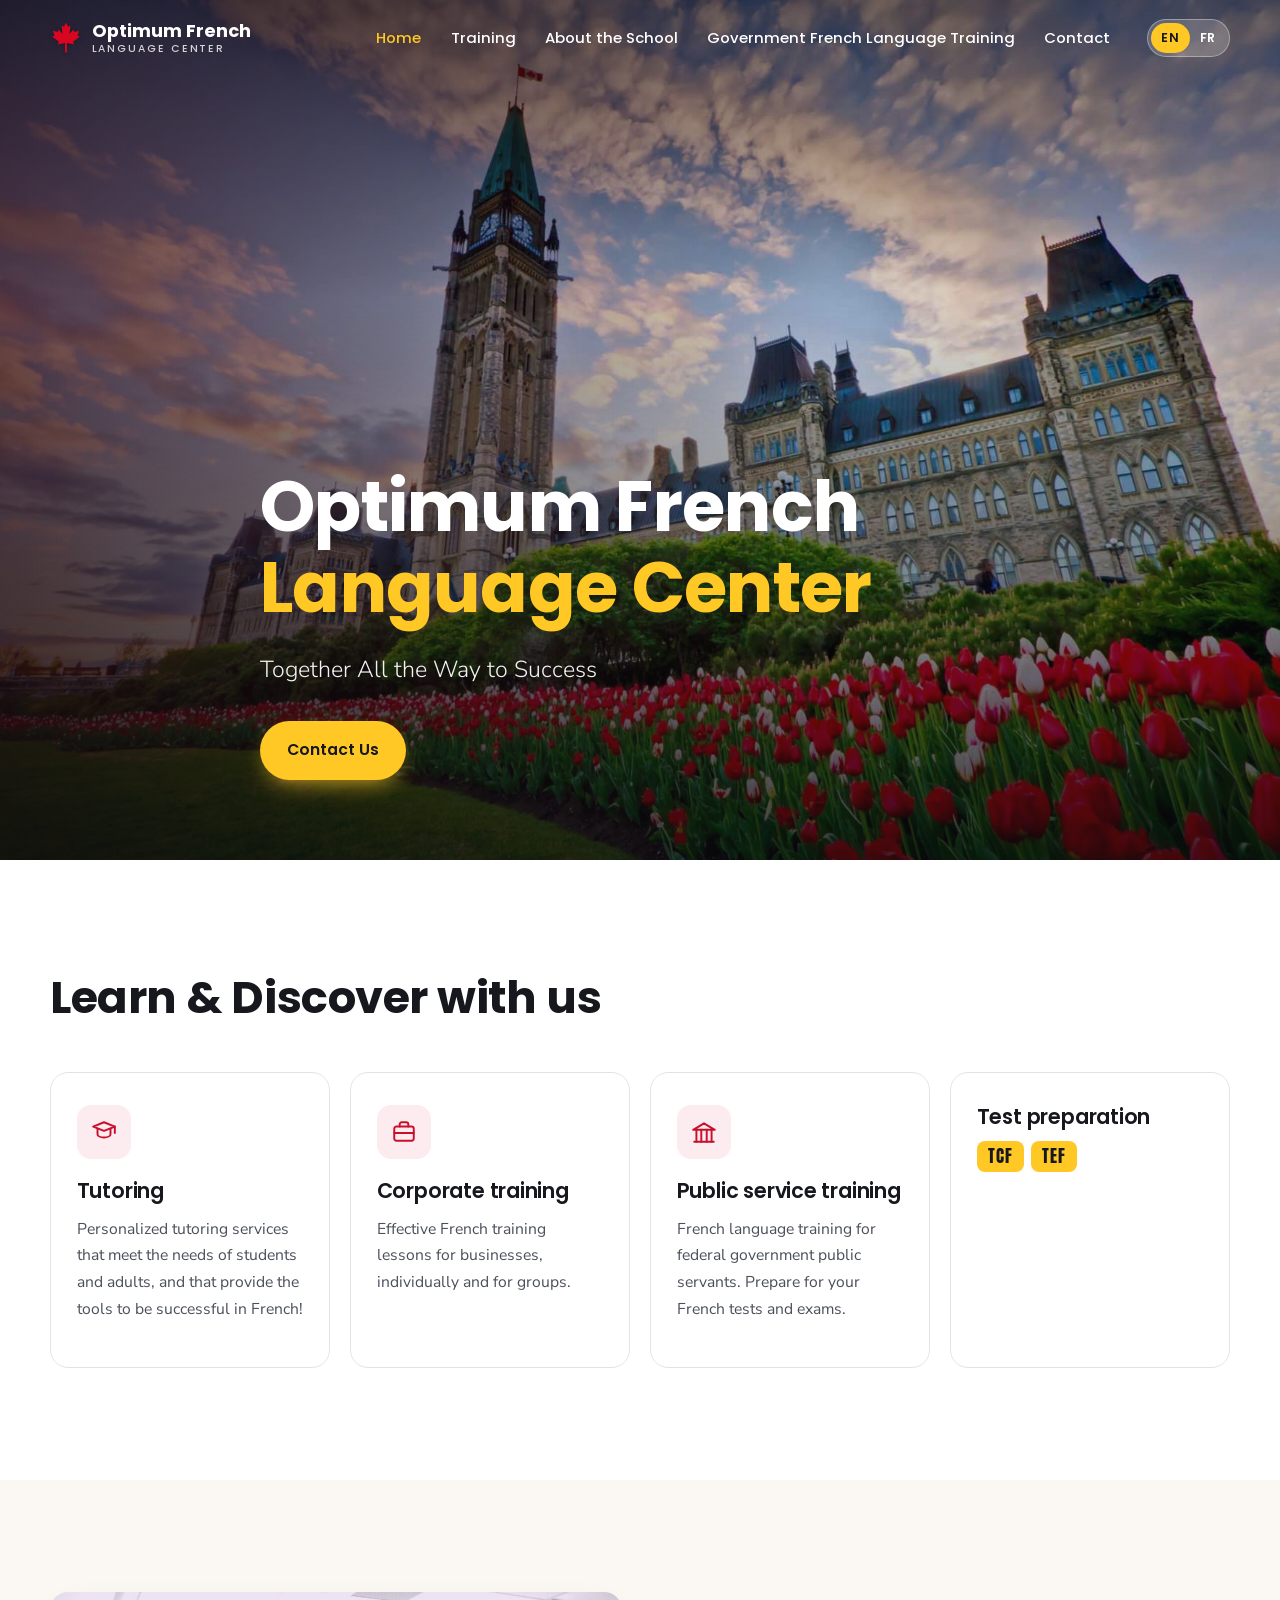
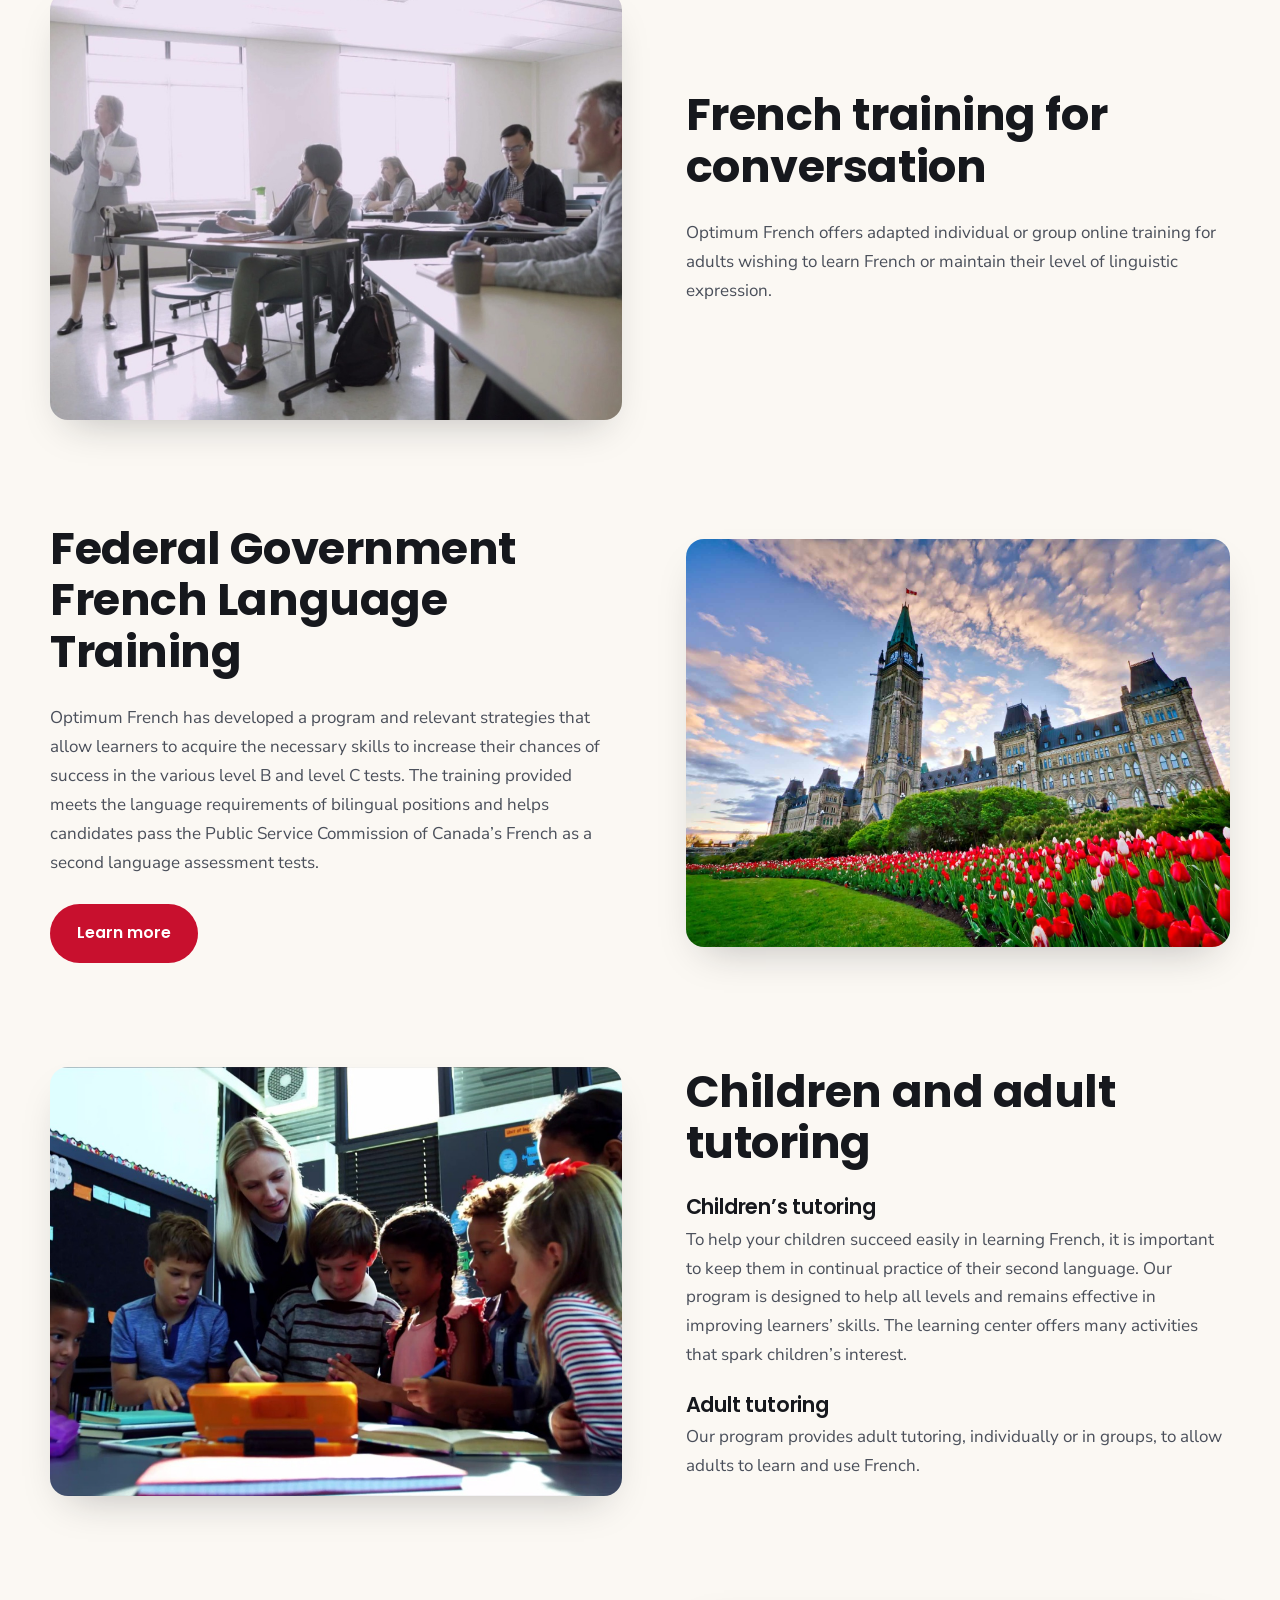
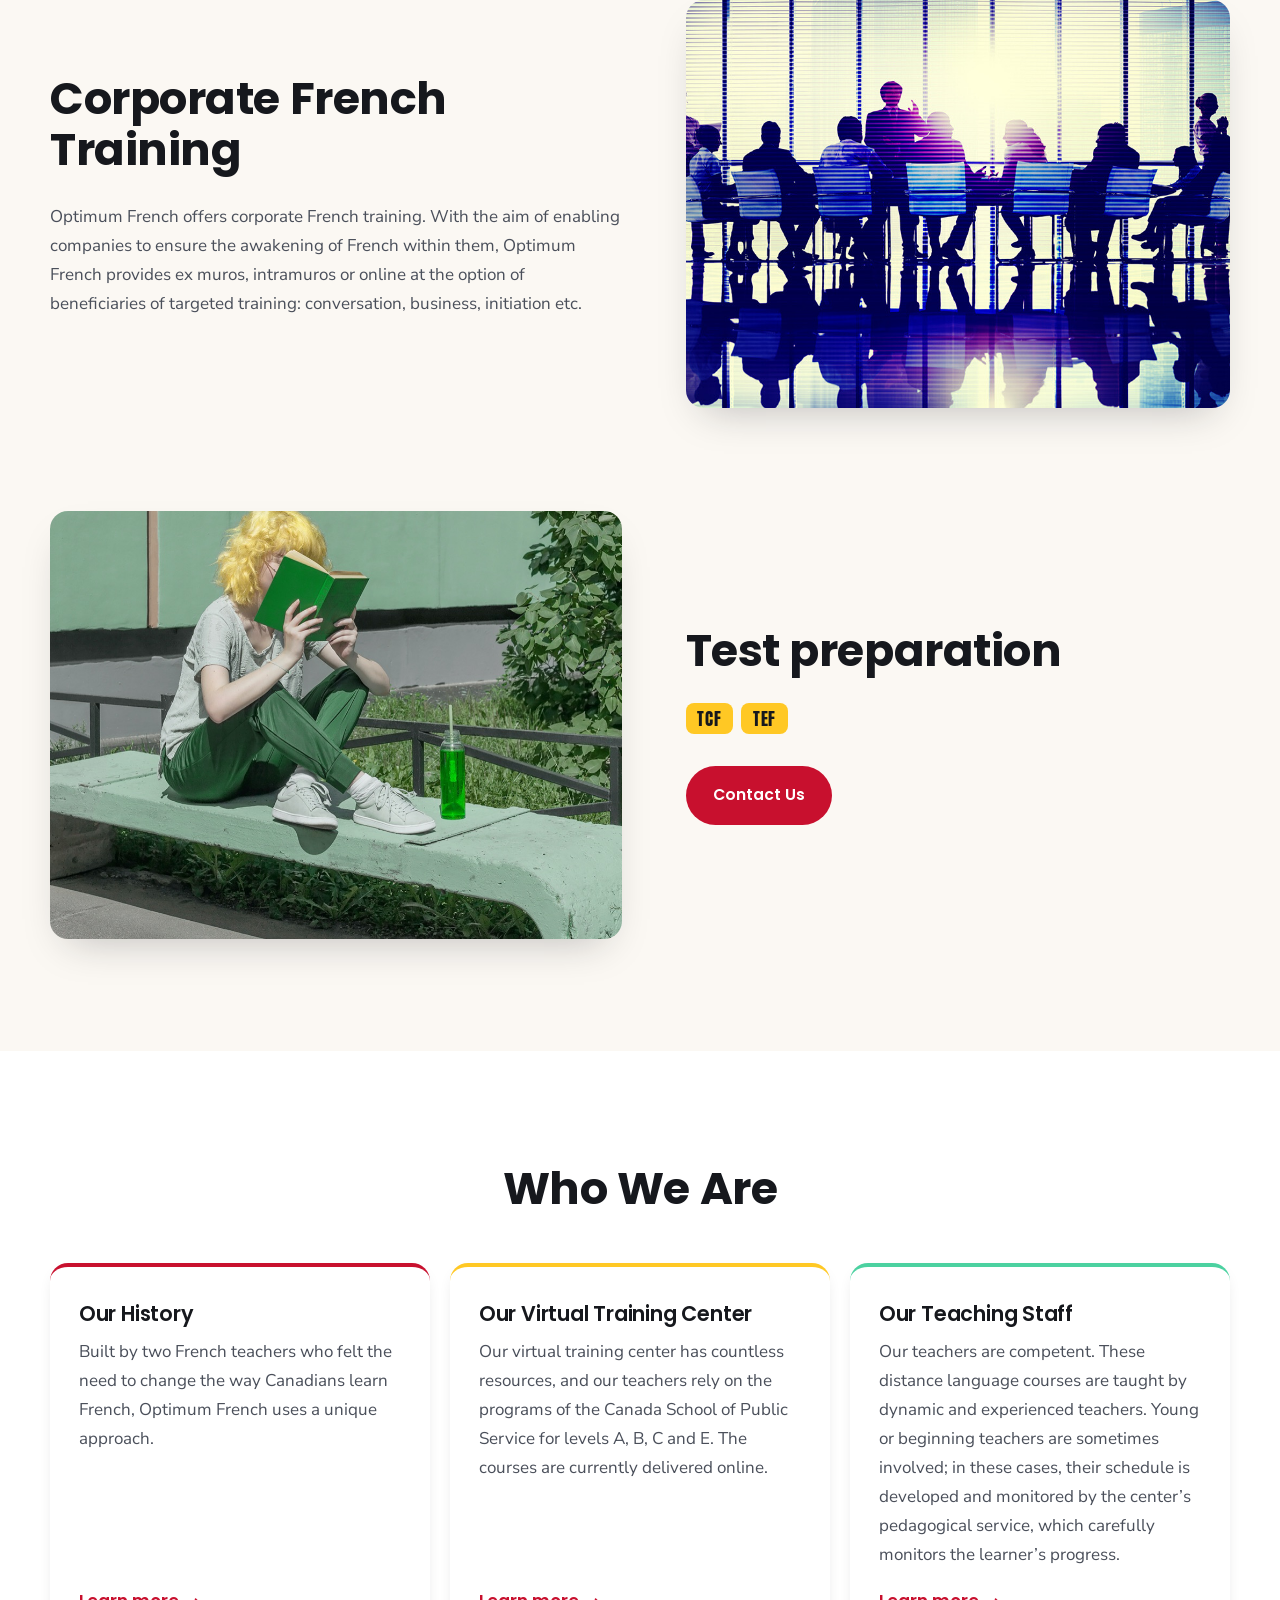
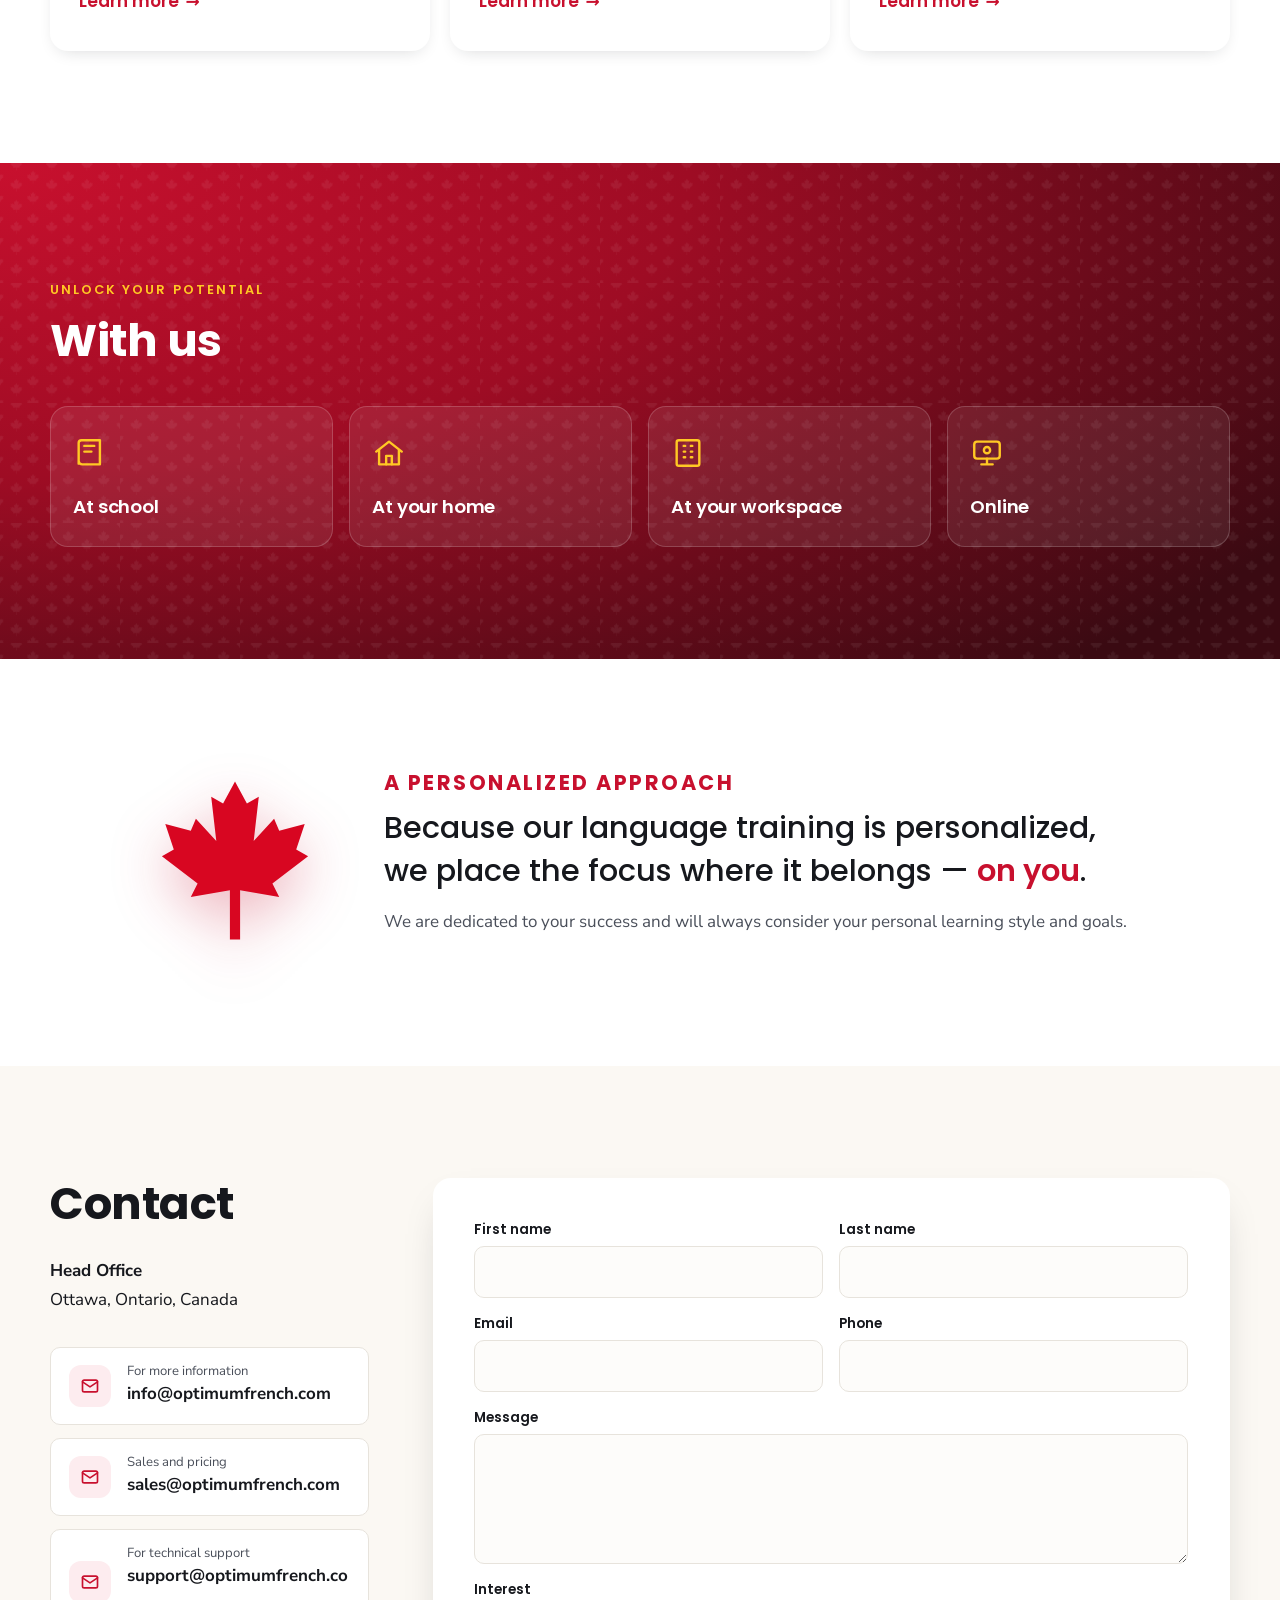
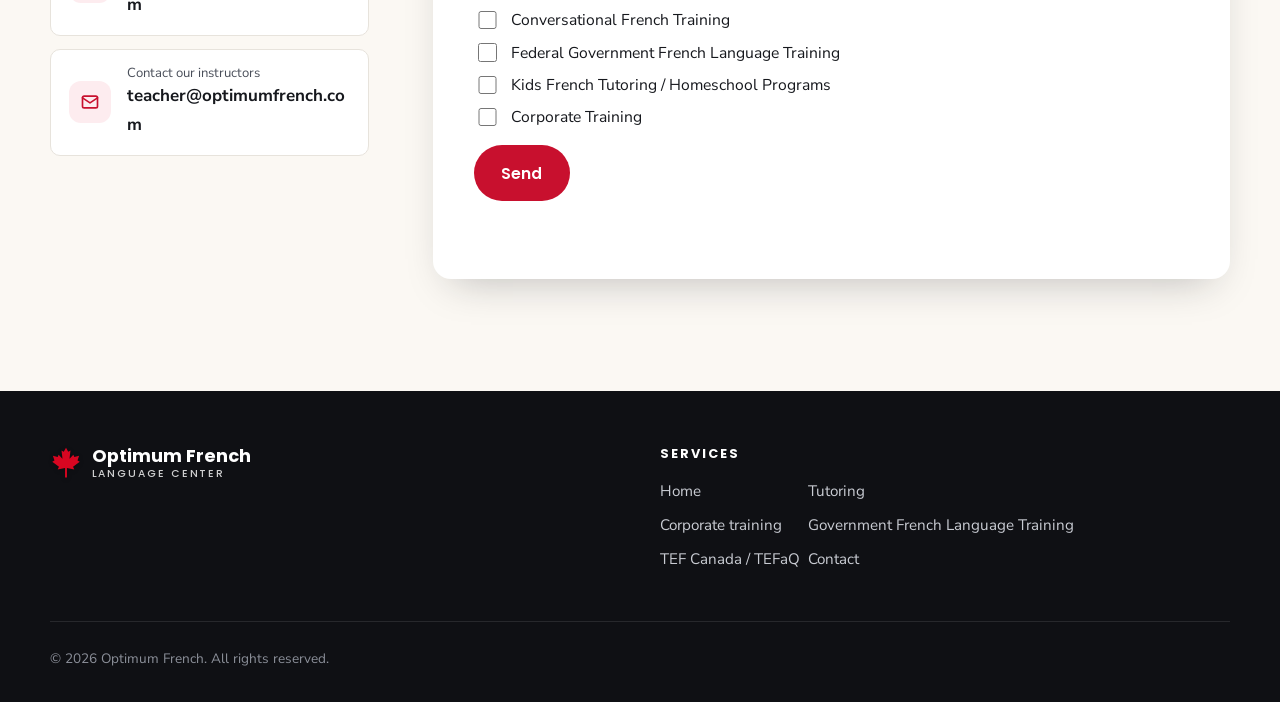
<file: index.html>
<!doctype html>
<html lang="en-CA" class="no-js">
<head>
  <meta charset="utf-8">
  <meta name="viewport" content="width=device-width, initial-scale=1">
  <title>Training French | Optimum French Canada</title>
  <meta name="description" content="Optimum French Language Center — tutoring, corporate training, federal public service training and TCF/TEF test preparation.">
  <meta property="og:title" content="Optimum French Language Center">
  <meta property="og:image" content="assets/img/parliament.jpg">
  <meta name="theme-color" content="#c8102e">
  <link rel="icon" href="assets/img/maple-leaf.svg" type="image/svg+xml">
  <link rel="preconnect" href="https://fonts.googleapis.com">
  <link rel="preconnect" href="https://fonts.gstatic.com" crossorigin>
  <link href="https://fonts.googleapis.com/css2?family=Anton&family=Nunito+Sans:opsz,wght@6..12,300;6..12,400;6..12,700&family=Poppins:wght@300;500;600;700&display=swap" rel="stylesheet">
  <link rel="stylesheet" href="assets/css/style.css">
  <link rel="preload" as="image" href="assets/img/parliament.jpg">
</head>
<body data-page="home" data-title="meta.home.title" data-description="meta.home.desc">
  <header class="site-header"></header>

  <main id="main">
    <!-- Hero -->
    <section class="hero">
      <div class="hero-bg"><img src="assets/img/parliament.jpg" alt="" fetchpriority="high"></div>
      <div class="wrap hero-content">
        <h1 data-i18n="home.hero.title">Optimum French <em>Language Center</em></h1>
        <p class="hero-lead" data-i18n="home.hero.lead">Together All the Way to Success</p>
        <div class="hero-actions">
          <a class="btn btn-gold" href="#contact" data-i18n="cta.contact">Contact Us</a>
        </div>
      </div>
    </section>

    <!-- Learn & Discover -->
    <section class="section" id="services">
      <div class="wrap">
        <div class="section-head reveal">
          <h2 data-i18n="svc.title">Learn &amp; Discover with us</h2>
        </div>
        <div class="cards">
          <a class="card reveal" href="#tutoring">
            <span class="icon"><svg viewBox="0 0 24 24" fill="none" stroke="currentColor" stroke-width="1.8" stroke-linecap="round" stroke-linejoin="round"><path d="M2 7l10-4 10 4-10 4L2 7z"/><path d="M6 9v5c0 1.7 2.7 3 6 3s6-1.3 6-3V9"/><path d="M22 7v6"/></svg></span>
            <h3 data-i18n="svc.tutoring.title">Tutoring</h3>
            <p data-i18n="svc.tutoring.text"></p>
          </a>
          <a class="card reveal" href="#corporate">
            <span class="icon"><svg viewBox="0 0 24 24" fill="none" stroke="currentColor" stroke-width="1.8" stroke-linecap="round" stroke-linejoin="round"><rect x="3" y="7" width="18" height="13" rx="2"/><path d="M8 7V5a2 2 0 012-2h4a2 2 0 012 2v2"/><path d="M3 13h18"/></svg></span>
            <h3 data-i18n="svc.corporate.title">Corporate training</h3>
            <p data-i18n="svc.corporate.text"></p>
          </a>
          <a class="card reveal" href="government.html">
            <span class="icon"><svg viewBox="0 0 24 24" fill="none" stroke="currentColor" stroke-width="1.8" stroke-linecap="round" stroke-linejoin="round"><path d="M3 21h18"/><path d="M5 21V10M9.5 21V10M14.5 21V10M19 21V10"/><path d="M2 10l10-6 10 6H2z"/></svg></span>
            <h3 data-i18n="svc.public.title">Public service training</h3>
            <p data-i18n="svc.public.text"></p>
          </a>
          <a class="card reveal" href="training.html">
            <h3 data-i18n="svc.tests.title">Test preparation</h3>
            <div class="tags"><span class="tag">TCF</span><span class="tag">TEF</span></div>
          </a>
        </div>
      </div>
    </section>

    <!-- Programs -->
    <section class="section section-cream">
      <div class="wrap">
        <div class="feature reveal">
          <div class="feature-media"><img src="assets/img/adult-class.jpg" alt="" loading="lazy"></div>
          <div class="feature-body">
            <h2 data-i18n="feat.conv.title">French training for conversation</h2>
            <p data-i18n="feat.conv.text"></p>
          </div>
        </div>

        <div class="feature reverse reveal">
          <div class="feature-media"><img src="assets/img/parliament.jpg" alt="" loading="lazy"></div>
          <div class="feature-body">
            <h2 data-i18n="feat.gov.title">Federal Government French Language Training</h2>
            <p data-i18n="feat.gov.text"></p>
            <a class="btn btn-red" href="government.html" data-i18n="cta.learn">Learn more</a>
          </div>
        </div>

        <div class="feature reveal" id="tutoring">
          <div class="feature-media"><img src="assets/img/kids-tutoring.jpg" alt="" loading="lazy"></div>
          <div class="feature-body">
            <h2 data-i18n="feat.kids.title">Children and adult tutoring</h2>
            <h3 data-i18n="feat.kids.h1">Children’s tutoring</h3>
            <p data-i18n="feat.kids.t1"></p>
            <h3 data-i18n="feat.kids.h2">Adult tutoring</h3>
            <p data-i18n="feat.kids.t2"></p>
          </div>
        </div>

        <div class="feature reverse reveal" id="corporate">
          <div class="feature-media"><img src="assets/img/corporate.jpg" alt="" loading="lazy"></div>
          <div class="feature-body">
            <h2 data-i18n="feat.corp.title">Corporate French Training</h2>
            <p data-i18n="feat.corp.text"></p>
          </div>
        </div>

        <div class="feature reveal">
          <div class="feature-media"><img src="assets/img/reading.jpg" alt="" loading="lazy"></div>
          <div class="feature-body">
            <h2 data-i18n="feat.tests.title">Test preparation</h2>
            <div class="test-links">
              <a class="tag" href="training.html#tcf">TCF</a>
              <a class="tag" href="training.html#tef">TEF</a>
            </div>
            <a class="btn btn-red" href="#contact" data-i18n="cta.contact">Contact Us</a>
          </div>
        </div>
      </div>
    </section>

    <!-- Who we are -->
    <section class="section">
      <div class="wrap">
        <div class="section-head center reveal">
          <h2 data-i18n="who.title">Who We Are</h2>
        </div>
        <div class="about-grid">
          <article class="about-card reveal">
            <h3 data-i18n="about.history.title">Our History</h3>
            <p data-i18n="about.history.short"></p>
            <a class="link-arrow" href="about.html#history" data-i18n="cta.learn">Learn more</a>
          </article>
          <article class="about-card reveal">
            <h3 data-i18n="about.virtual.title">Our Virtual Training Center</h3>
            <p data-i18n="about.virtual.short"></p>
            <a class="link-arrow" href="about.html#virtual" data-i18n="cta.learn">Learn more</a>
          </article>
          <article class="about-card reveal">
            <h3 data-i18n="about.staff.title">Our Teaching Staff</h3>
            <p data-i18n="about.staff.short"></p>
            <a class="link-arrow" href="about.html#staff" data-i18n="cta.learn">Learn more</a>
          </article>
        </div>
      </div>
    </section>

    <!-- Unlock your potential -->
    <section class="section band">
      <div class="wrap">
        <div class="reveal">
          <span class="eyebrow on-dark" data-i18n="where.eyebrow">Unlock your potential</span>
          <h2 data-i18n="where.title">With us</h2>
        </div>
        <div class="where-grid">
          <div class="where reveal">
            <svg viewBox="0 0 24 24" fill="none" stroke="currentColor" stroke-width="1.7" stroke-linecap="round" stroke-linejoin="round"><path d="M4 19.5V5a2 2 0 012-2h13v17H6.5A2.5 2.5 0 014 17.5"/><path d="M8 7h7M8 11h5"/></svg>
            <h3 data-i18n="where.school">At school</h3>
          </div>
          <div class="where reveal">
            <svg viewBox="0 0 24 24" fill="none" stroke="currentColor" stroke-width="1.7" stroke-linecap="round" stroke-linejoin="round"><path d="M3 11l9-7 9 7"/><path d="M5 10v10h14V10"/><path d="M10 20v-6h4v6"/></svg>
            <h3 data-i18n="where.home">At your home</h3>
          </div>
          <div class="where reveal">
            <svg viewBox="0 0 24 24" fill="none" stroke="currentColor" stroke-width="1.7" stroke-linecap="round" stroke-linejoin="round"><rect x="4" y="3" width="16" height="18" rx="1.5"/><path d="M9 7h1M14 7h1M9 11h1M14 11h1M9 15h1M14 15h1"/></svg>
            <h3 data-i18n="where.work">At your workspace</h3>
          </div>
          <div class="where reveal">
            <svg viewBox="0 0 24 24" fill="none" stroke="currentColor" stroke-width="1.7" stroke-linecap="round" stroke-linejoin="round"><rect x="3" y="4" width="18" height="12" rx="2"/><path d="M8 20h8M12 16v4"/><circle cx="12" cy="10" r="2.2"/></svg>
            <h3 data-i18n="where.online">Online</h3>
          </div>
        </div>
      </div>
    </section>

    <!-- A personalized approach -->
    <section class="section">
      <div class="wrap">
        <div class="approach reveal">
          <img src="assets/img/maple-leaf.svg" alt="" width="180" height="180" loading="lazy">
          <div>
            <h2 data-i18n="approach.title">A personalized approach</h2>
            <blockquote data-i18n="approach.quote"></blockquote>
            <p data-i18n="approach.text"></p>
          </div>
        </div>
      </div>
    </section>
  </main>

  <footer class="site-footer"></footer>

  <script src="assets/js/i18n.js"></script>
  <script src="assets/js/main.js"></script>
</body>
</html>
</file>
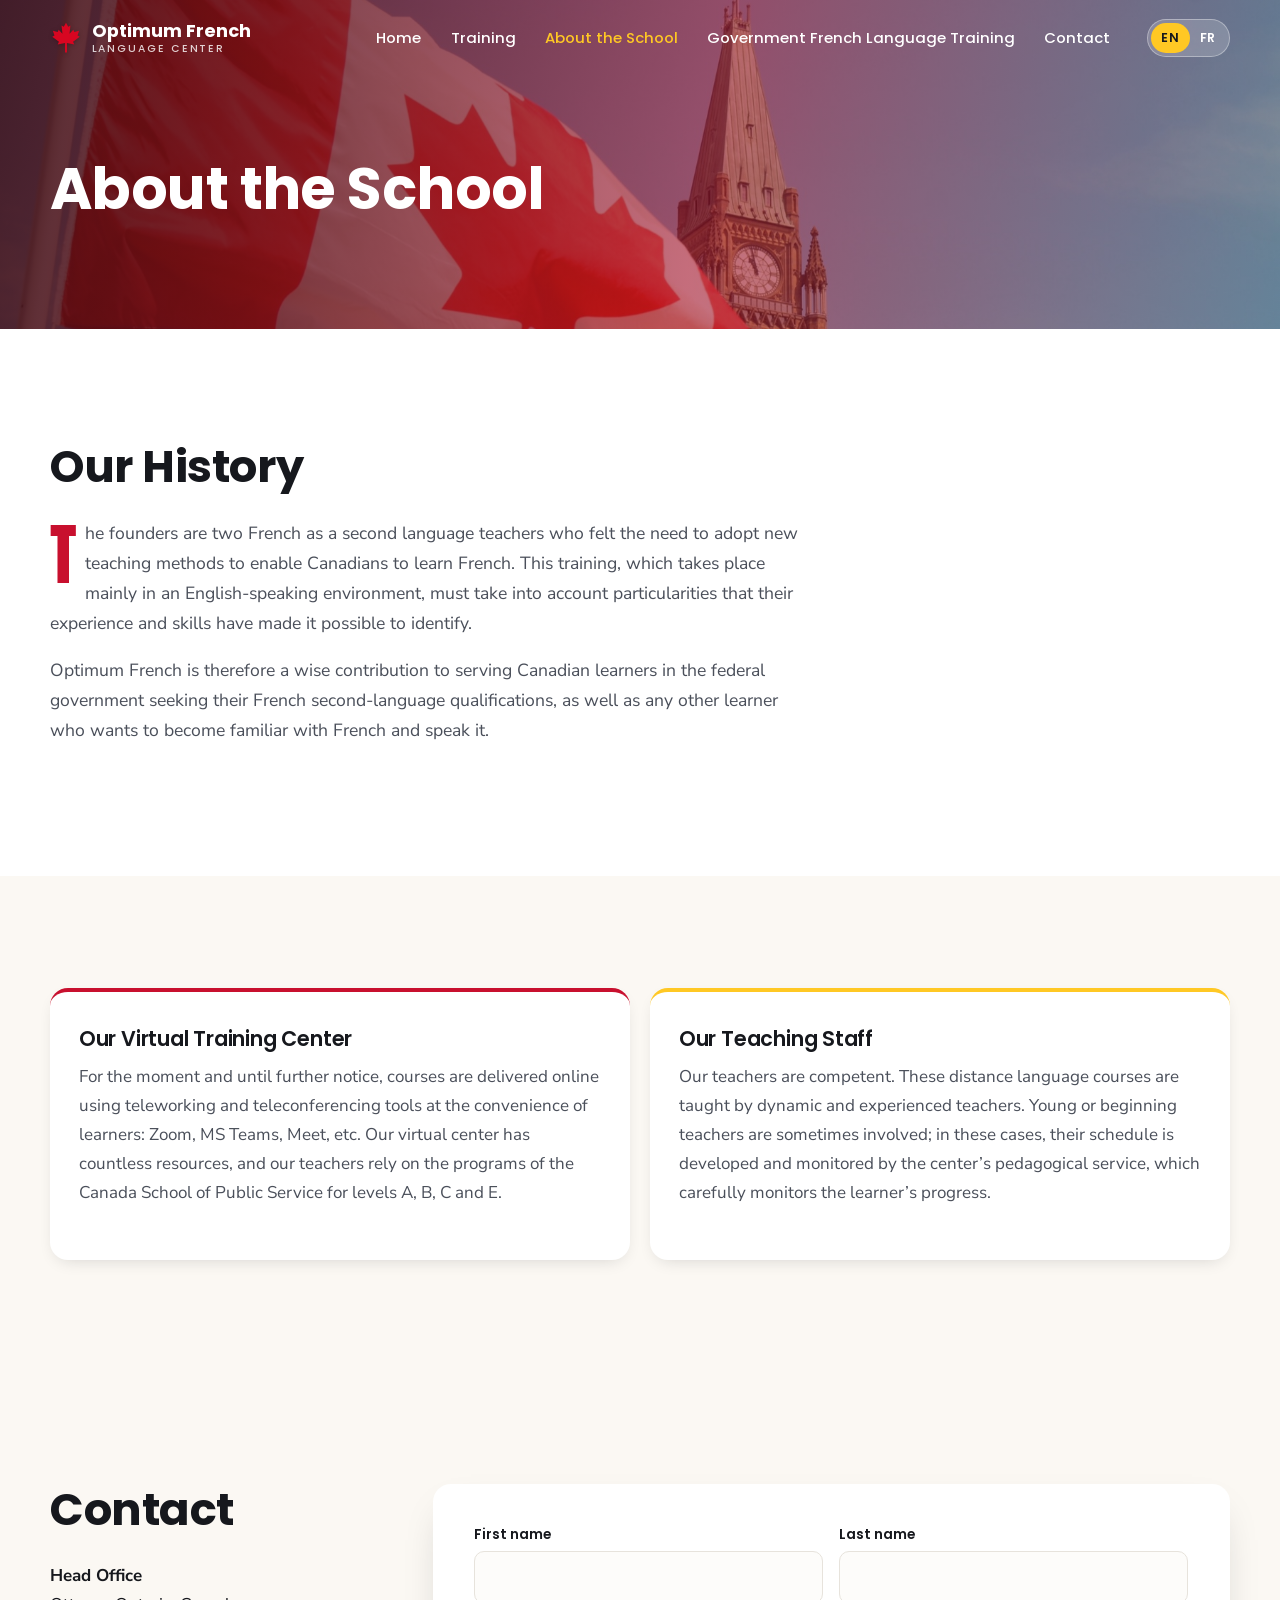
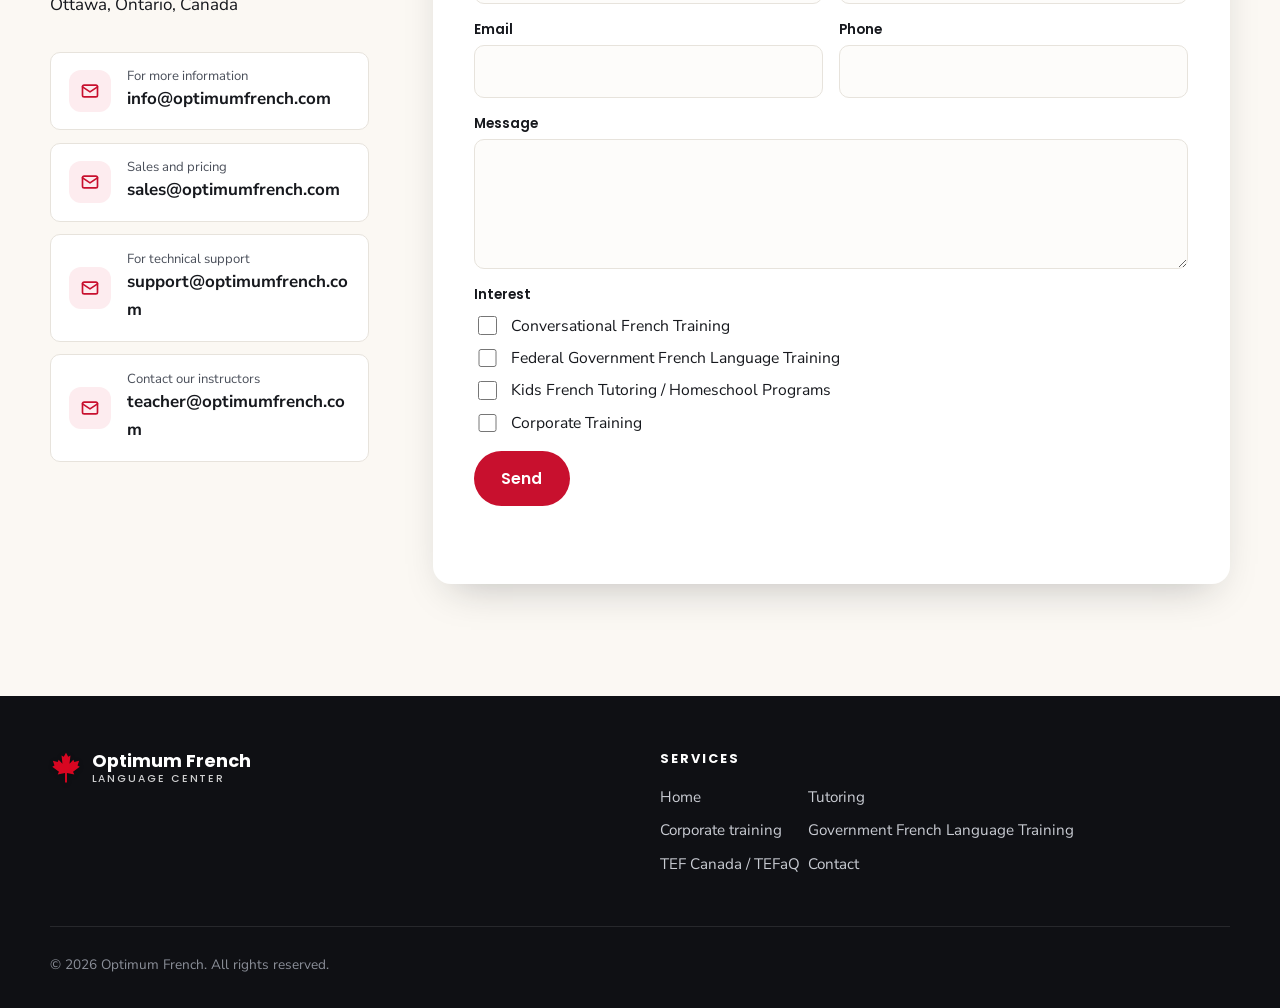
<file: about.html>
<!doctype html>
<html lang="en-CA" class="no-js">
<head>
  <meta charset="utf-8">
  <meta name="viewport" content="width=device-width, initial-scale=1">
  <title>About the School | Optimum French</title>
  <meta name="description" content="Optimum French was built by two French as a second language teachers.">
  <meta name="theme-color" content="#c8102e">
  <link rel="icon" href="assets/img/maple-leaf.svg" type="image/svg+xml">
  <link rel="preconnect" href="https://fonts.googleapis.com">
  <link rel="preconnect" href="https://fonts.gstatic.com" crossorigin>
  <link href="https://fonts.googleapis.com/css2?family=Anton&family=Nunito+Sans:opsz,wght@6..12,300;6..12,400;6..12,700&family=Poppins:wght@300;500;600;700&display=swap" rel="stylesheet">
  <link rel="stylesheet" href="assets/css/style.css">
</head>
<body data-page="about" data-title="meta.about.title" data-description="meta.about.desc">
  <header class="site-header"></header>

  <main id="main">
    <section class="page-hero">
      <div class="hero-bg"><img src="assets/img/canada-flag.jpg" alt=""></div>
      <div class="wrap">
        <h1 data-i18n="ab.title">About the School</h1>
      </div>
    </section>

    <section class="section" id="history">
      <div class="wrap">
        <div class="prose reveal">
          <h2 data-i18n="about.history.title">Our History</h2>
          <p data-i18n="ab.history.p1"></p>
          <p data-i18n="ab.history.p2"></p>
        </div>
      </div>
    </section>

    <section class="section section-cream">
      <div class="wrap about-grid two">
        <article class="about-card reveal" id="virtual">
          <h3 data-i18n="about.virtual.title">Our Virtual Training Center</h3>
          <p data-i18n="ab.virtual.text"></p>
        </article>
        <article class="about-card reveal" id="staff">
          <h3 data-i18n="about.staff.title">Our Teaching Staff</h3>
          <p data-i18n="about.staff.short"></p>
        </article>
      </div>
    </section>
  </main>

  <footer class="site-footer"></footer>

  <script src="assets/js/i18n.js"></script>
  <script src="assets/js/main.js"></script>
</body>
</html>
</file>
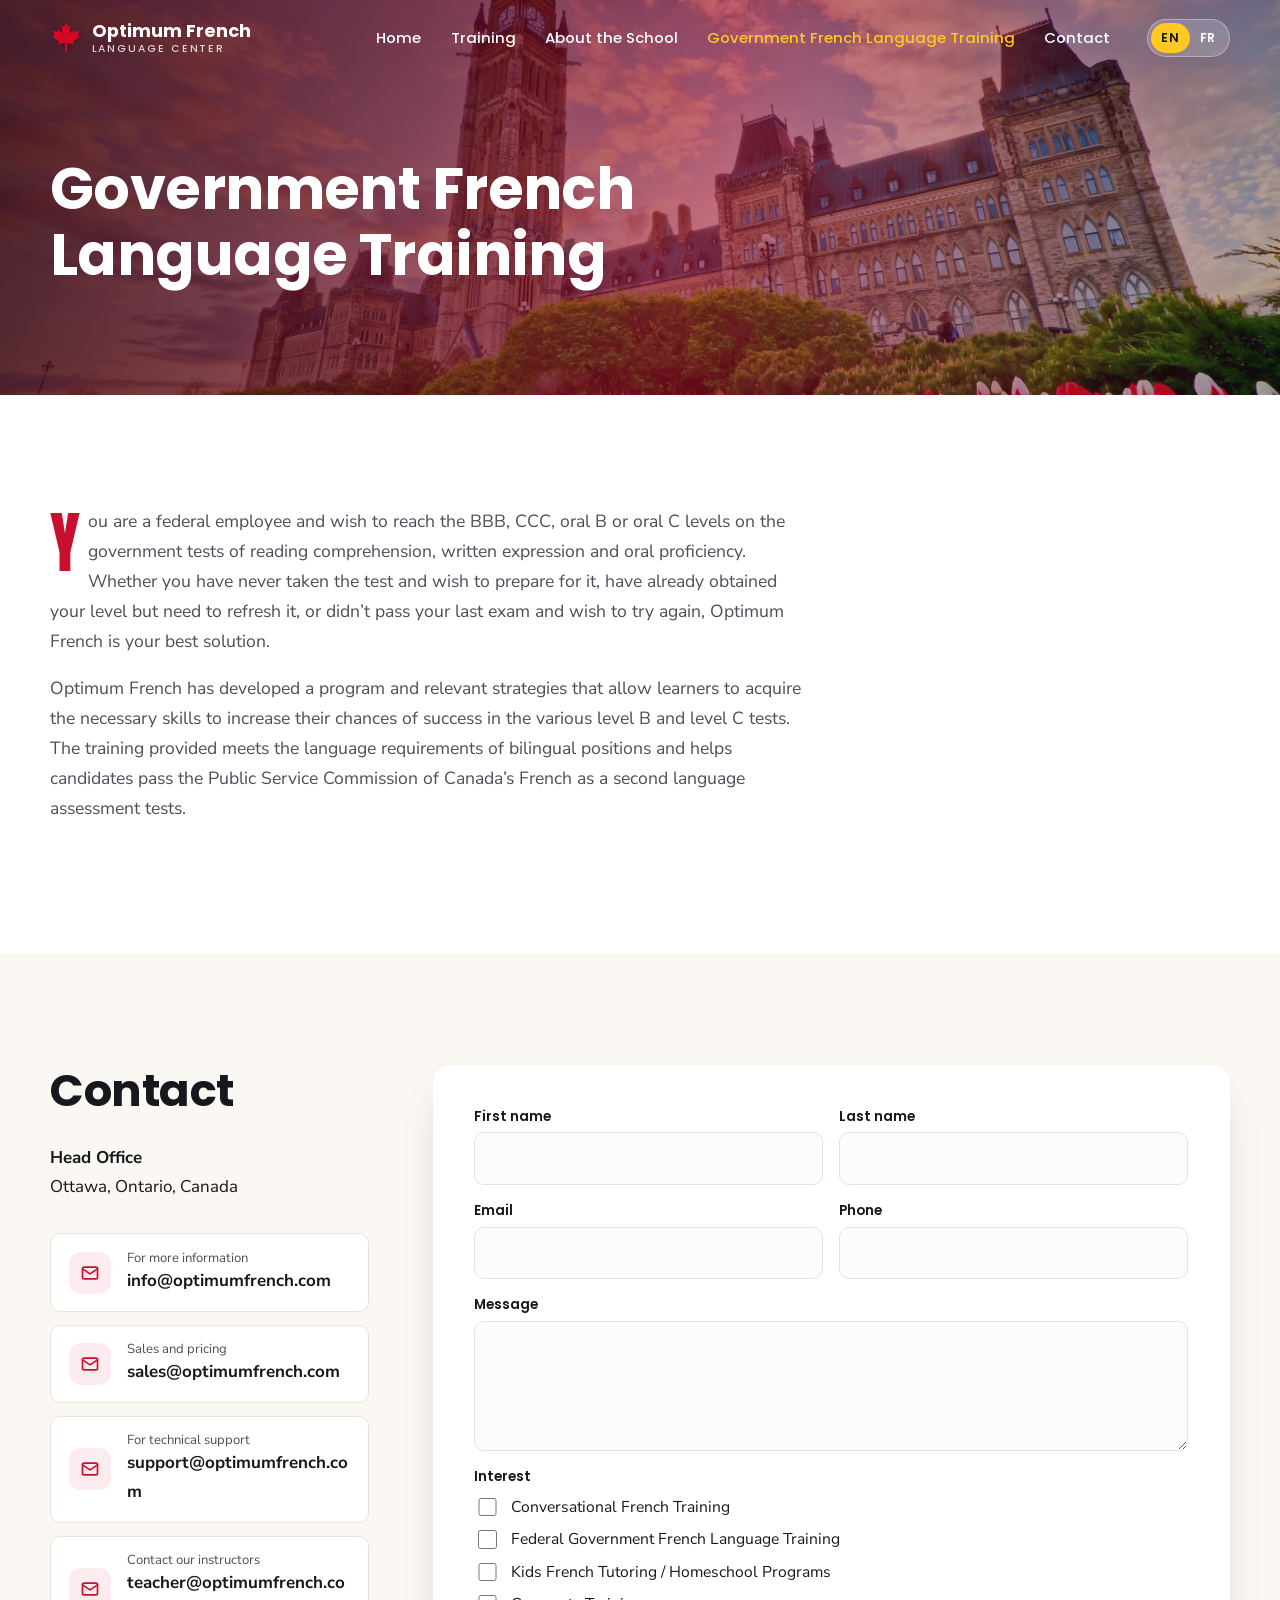
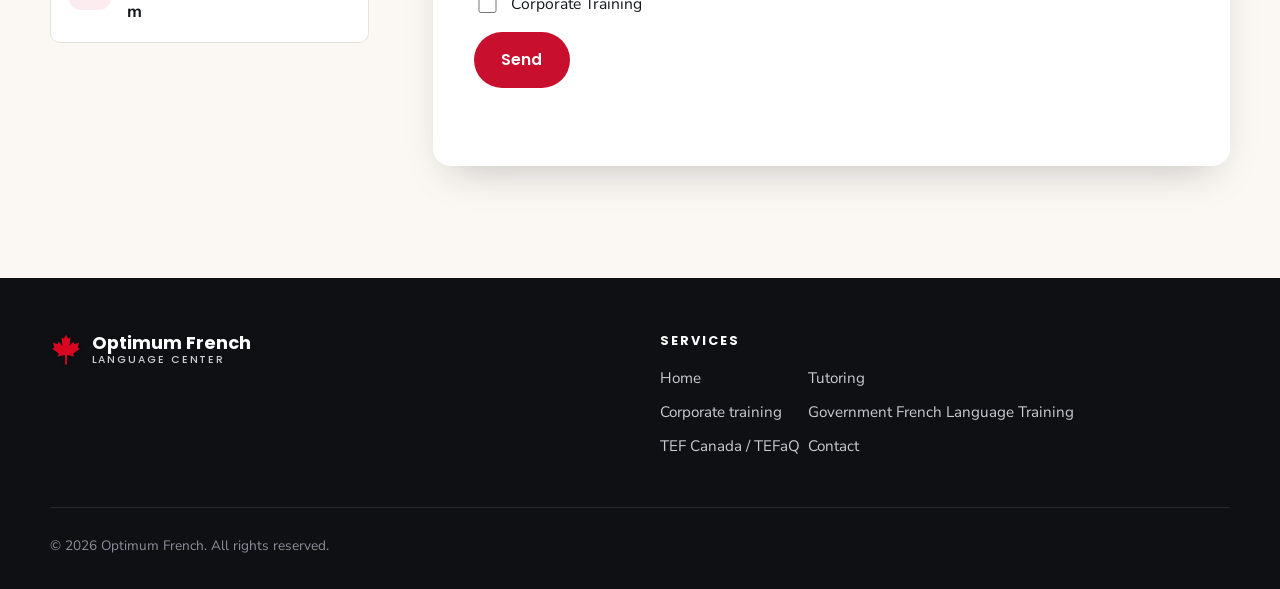
<file: government.html>
<!doctype html>
<html lang="en-CA" class="no-js">
<head>
  <meta charset="utf-8">
  <meta name="viewport" content="width=device-width, initial-scale=1">
  <title>Government French Language Training | Optimum French</title>
  <meta name="description" content="French language training for federal public servants: BBB, CCC, oral B and oral C levels.">
  <meta name="theme-color" content="#c8102e">
  <link rel="icon" href="assets/img/maple-leaf.svg" type="image/svg+xml">
  <link rel="preconnect" href="https://fonts.googleapis.com">
  <link rel="preconnect" href="https://fonts.gstatic.com" crossorigin>
  <link href="https://fonts.googleapis.com/css2?family=Anton&family=Nunito+Sans:opsz,wght@6..12,300;6..12,400;6..12,700&family=Poppins:wght@300;500;600;700&display=swap" rel="stylesheet">
  <link rel="stylesheet" href="assets/css/style.css">
</head>
<body data-page="government" data-title="meta.gov.title" data-description="meta.gov.desc">
  <header class="site-header"></header>

  <main id="main">
    <section class="page-hero">
      <div class="hero-bg"><img src="assets/img/parliament.jpg" alt=""></div>
      <div class="wrap">
        <h1 data-i18n="gv.title">Government French Language Training</h1>
      </div>
    </section>

    <section class="section">
      <div class="wrap">
        <div class="prose reveal">
          <p data-i18n="gv.intro"></p>
          <p data-i18n="gv.program"></p>
        </div>
      </div>
    </section>
  </main>

  <footer class="site-footer"></footer>

  <script src="assets/js/i18n.js"></script>
  <script src="assets/js/main.js"></script>
</body>
</html>
</file>
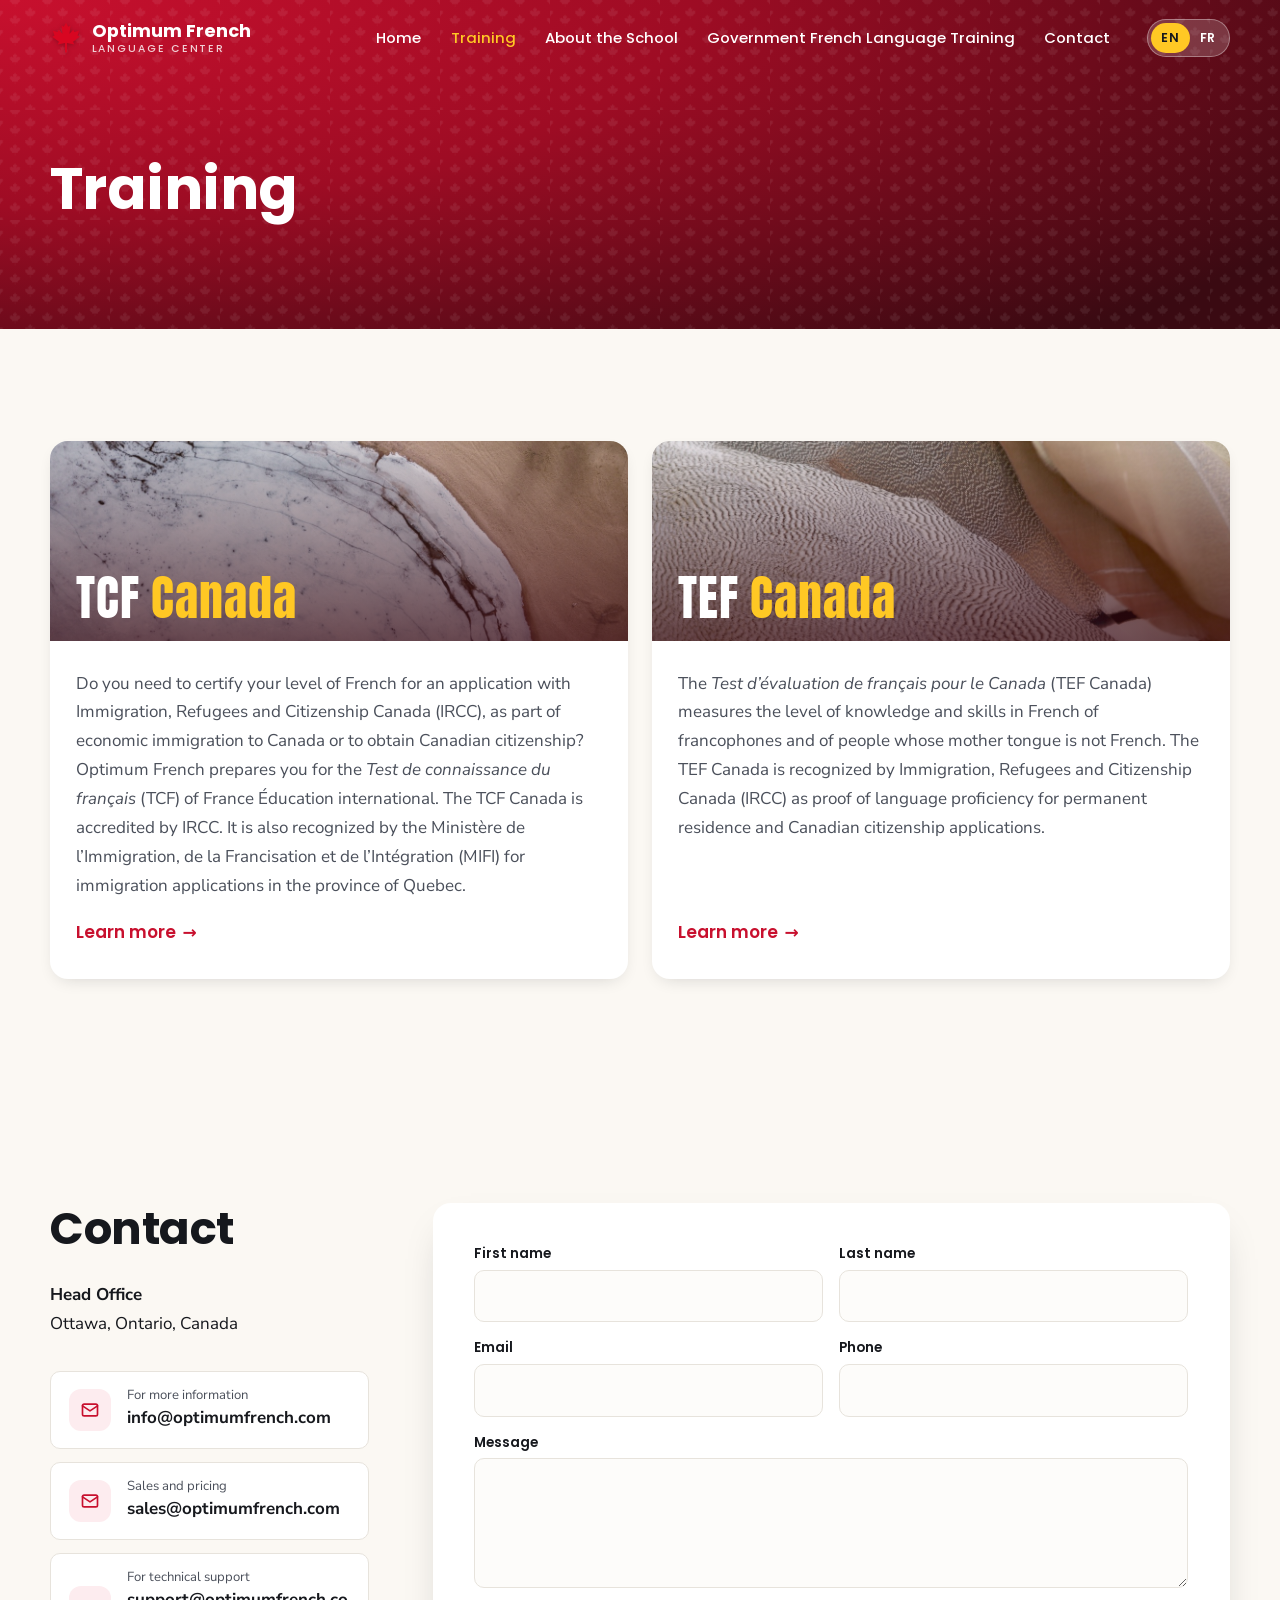
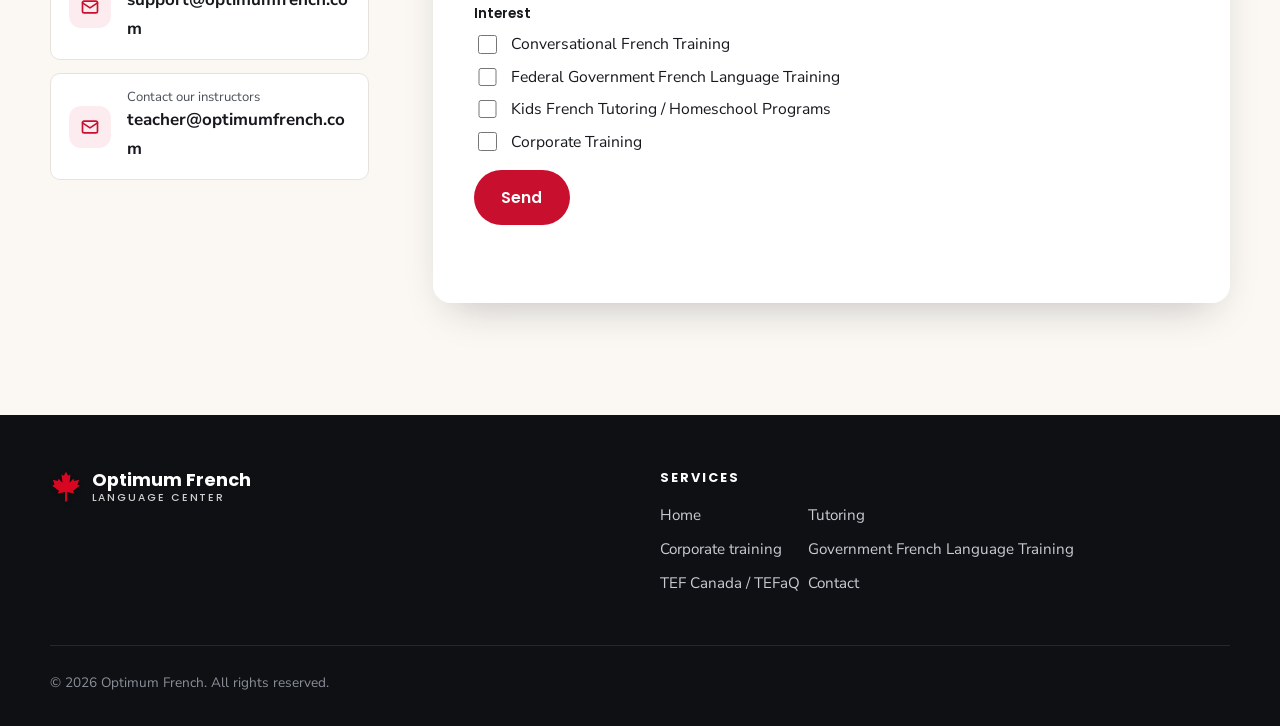
<file: training.html>
<!doctype html>
<html lang="en-CA" class="no-js">
<head>
  <meta charset="utf-8">
  <meta name="viewport" content="width=device-width, initial-scale=1">
  <title>Training | Optimum French</title>
  <meta name="description" content="Optimum French prepares you for the TCF Canada and TEF Canada tests.">
  <meta name="theme-color" content="#c8102e">
  <link rel="icon" href="assets/img/maple-leaf.svg" type="image/svg+xml">
  <link rel="preconnect" href="https://fonts.googleapis.com">
  <link rel="preconnect" href="https://fonts.gstatic.com" crossorigin>
  <link href="https://fonts.googleapis.com/css2?family=Anton&family=Nunito+Sans:opsz,wght@6..12,300;6..12,400;6..12,700&family=Poppins:wght@300;500;600;700&display=swap" rel="stylesheet">
  <link rel="stylesheet" href="assets/css/style.css">
</head>
<body data-page="training" data-title="meta.training.title" data-description="meta.training.desc">
  <header class="site-header"></header>

  <main id="main">
    <section class="page-hero plain">
      <div class="wrap">
        <h1 data-i18n="tr.title">Training</h1>
      </div>
    </section>

    <section class="section section-cream">
      <div class="wrap test-grid">
        <article class="test-card reveal" id="tcf">
          <div class="cover"><img src="assets/img/texture-ice.jpg" alt="" loading="lazy"><span class="title">TCF <span>Canada</span></span></div>
          <div class="body">
            <p data-i18n="tr.tcf.text"></p>
            <a class="link-arrow" href="https://www.af.ca/ottawa/en/tests_et_examens/tcf-canada/" target="_blank" rel="noopener" data-i18n="cta.learn">Learn more</a>
          </div>
        </article>

        <article class="test-card reveal" id="tef">
          <div class="cover"><img src="assets/img/texture-sand.jpg" alt="" loading="lazy"><span class="title">TEF <span>Canada</span></span></div>
          <div class="body">
            <p data-i18n="tr.tef.text"></p>
            <a class="link-arrow" href="https://www.alliance-francaise.ca/en/exams/tests/tef-canada" target="_blank" rel="noopener" data-i18n="cta.learn">Learn more</a>
          </div>
        </article>
      </div>
    </section>
  </main>

  <footer class="site-footer"></footer>

  <script src="assets/js/i18n.js"></script>
  <script src="assets/js/main.js"></script>
</body>
</html>
</file>
<file: assets/css/style.css>
/* ==========================================================================
   Optimum French — site styles
   Brand: Canadian red + warm gold, set in Poppins / Nunito Sans / Anton.
   ========================================================================== */

:root {
  --red: #c8102e;
  --red-dark: #9e0c24;
  --red-deep: #3a0a12;
  --gold: #ffc824;
  --gold-dark: #e0a800;
  --mint: #4bd1a0;
  --ink: #16181d;
  --ink-soft: #4a4f5a;
  --line: #e7e3dc;
  --cream: #fbf8f3;
  --white: #ffffff;

  --font-head: "Poppins", system-ui, sans-serif;
  --font-body: "Nunito Sans", system-ui, sans-serif;
  --font-display: "Anton", Impact, sans-serif;

  --radius: 18px;
  --radius-sm: 10px;
  --shadow: 0 18px 40px -18px rgba(22, 24, 29, 0.28);
  --shadow-sm: 0 6px 18px -8px rgba(22, 24, 29, 0.2);
  --wrap: 1180px;
  --header-h: 76px;
}

*,
*::before,
*::after { box-sizing: border-box; }

html { scroll-behavior: smooth; scroll-padding-top: calc(var(--header-h) + 12px); }

body {
  margin: 0;
  font-family: var(--font-body);
  font-size: 1.0625rem;
  line-height: 1.7;
  color: var(--ink);
  background: var(--white);
  -webkit-font-smoothing: antialiased;
}

img { max-width: 100%; display: block; }
a { color: inherit; }

h1, h2, h3, h4 {
  font-family: var(--font-head);
  line-height: 1.15;
  margin: 0 0 0.6em;
  letter-spacing: -0.01em;
}
h1 { font-size: clamp(2.4rem, 6vw, 4.4rem); font-weight: 700; }
h2 { font-size: clamp(1.9rem, 3.6vw, 2.8rem); font-weight: 700; }
h3 { font-size: 1.3rem; font-weight: 600; }
p { margin: 0 0 1em; }

.wrap { width: min(100% - 2.5rem, var(--wrap)); margin-inline: auto; }

.skip-link {
  position: absolute; left: -999px; top: 8px; z-index: 200;
  background: var(--ink); color: #fff; padding: 8px 14px; border-radius: 8px;
}
.skip-link:focus { left: 12px; }

:focus-visible { outline: 3px solid var(--gold); outline-offset: 3px; }

/* ---------- Buttons ---------- */
.btn {
  display: inline-flex; align-items: center; gap: 0.55em;
  font-family: var(--font-head); font-weight: 600; font-size: 0.98rem;
  padding: 0.9em 1.6em; border-radius: 999px; border: 2px solid transparent;
  text-decoration: none; cursor: pointer;
  transition: transform 0.2s ease, background-color 0.2s ease, box-shadow 0.2s ease, color 0.2s ease;
}
.btn:hover { transform: translateY(-2px); }
.btn svg { width: 1.1em; height: 1.1em; }
.btn-gold { background: var(--gold); color: var(--ink); box-shadow: 0 10px 24px -10px rgba(255, 200, 36, 0.9); }
.btn-gold:hover { background: #ffd455; }
.btn-red { background: var(--red); color: #fff; }
.btn-red:hover { background: var(--red-dark); }
.btn-ghost { border-color: rgba(255, 255, 255, 0.7); color: #fff; }
.btn-ghost:hover { background: rgba(255, 255, 255, 0.12); }
.btn-outline { border-color: var(--ink); color: var(--ink); }
.btn-outline:hover { background: var(--ink); color: #fff; }

.link-arrow {
  display: inline-flex; align-items: center; gap: 0.4em;
  font-family: var(--font-head); font-weight: 600; color: var(--red);
  text-decoration: none;
}
.link-arrow::after { content: "→"; transition: transform 0.2s ease; }
.link-arrow:hover::after { transform: translateX(4px); }

.eyebrow {
  display: inline-block;
  font-family: var(--font-head); font-weight: 600; font-size: 0.8rem;
  letter-spacing: 0.16em; text-transform: uppercase;
  color: var(--red); margin-bottom: 0.9rem;
}
.eyebrow.on-dark { color: var(--gold); }

/* ---------- Header ---------- */
.site-header {
  position: fixed; inset: 0 0 auto 0; z-index: 100;
  height: var(--header-h);
  transition: background-color 0.3s ease, box-shadow 0.3s ease;
}
.site-header.is-solid,
.site-header.is-open { background: rgba(255, 255, 255, 0.96); backdrop-filter: blur(10px); box-shadow: 0 1px 0 var(--line); }
.header-inner { height: 100%; display: flex; align-items: center; gap: 1.5rem; }

.brand { display: flex; align-items: center; gap: 0.6rem; text-decoration: none; color: #fff; }
.brand img { width: 32px; height: auto; filter: drop-shadow(0 1px 2px rgba(0, 0, 0, 0.25)); }
.brand-text { font-family: var(--font-head); font-weight: 700; font-size: 1.12rem; line-height: 1; }
.brand-text small { display: block; font-weight: 500; font-size: 0.66rem; letter-spacing: 0.18em; text-transform: uppercase; opacity: 0.8; margin-top: 4px; }
.is-solid .brand, .is-open .brand, .page-light .brand { color: var(--ink); }
.lang-toggle button[aria-pressed="true"] { color: var(--ink) !important; }

.nav { margin-left: auto; display: flex; align-items: center; gap: 0.25rem; }
.nav a {
  font-family: var(--font-head); font-weight: 500; font-size: 0.93rem;
  color: #fff; text-decoration: none; padding: 0.5em 0.85em; border-radius: 999px;
  transition: background-color 0.2s ease, color 0.2s ease;
}
.nav a:hover { background: rgba(255, 255, 255, 0.14); }
.nav a[aria-current="page"] { color: var(--gold); }
.is-solid .nav a, .page-light .nav a { color: var(--ink); }
.is-solid .nav a:hover, .page-light .nav a:hover { background: rgba(22, 24, 29, 0.06); }
.is-solid .nav a[aria-current="page"], .page-light .nav a[aria-current="page"] { color: var(--red); }

.header-actions { display: flex; align-items: center; gap: 0.6rem; }

.lang-toggle {
  display: inline-flex; padding: 3px; border-radius: 999px;
  background: rgba(255, 255, 255, 0.18); border: 1px solid rgba(255, 255, 255, 0.35);
}
.is-solid .lang-toggle, .is-open .lang-toggle, .page-light .lang-toggle { background: #f1eee8; border-color: var(--line); }
.lang-toggle button {
  font: 600 0.78rem var(--font-head); letter-spacing: 0.06em;
  border: 0; background: none; color: #fff; padding: 0.45em 0.8em; border-radius: 999px; cursor: pointer;
}
.is-solid .lang-toggle button, .is-open .lang-toggle button, .page-light .lang-toggle button { color: var(--ink-soft); }
.lang-toggle button[aria-pressed="true"] { background: var(--gold); color: var(--ink); }


.menu-btn {
  display: none; width: 44px; height: 44px; border: 0; border-radius: 12px;
  background: rgba(255, 255, 255, 0.18); cursor: pointer; position: relative;
}
.is-solid .menu-btn, .is-open .menu-btn, .page-light .menu-btn { background: #f1eee8; }
.menu-btn span, .menu-btn::before, .menu-btn::after {
  content: ""; position: absolute; left: 12px; right: 12px; height: 2px; border-radius: 2px;
  background: #fff; transition: transform 0.25s ease, opacity 0.2s ease;
}
.is-solid .menu-btn span, .is-solid .menu-btn::before, .is-solid .menu-btn::after,
.is-open .menu-btn span, .is-open .menu-btn::before, .is-open .menu-btn::after,
.page-light .menu-btn span, .page-light .menu-btn::before, .page-light .menu-btn::after { background: var(--ink); }
.menu-btn::before { top: 15px; }
.menu-btn span { top: 21px; }
.menu-btn::after { top: 27px; }
.is-open .menu-btn::before { transform: translateY(6px) rotate(45deg); }
.is-open .menu-btn span { opacity: 0; }
.is-open .menu-btn::after { transform: translateY(-6px) rotate(-45deg); }

/* ---------- Hero ---------- */
.hero {
  position: relative; min-height: min(100svh, 860px);
  display: flex; align-items: flex-end; color: #fff; overflow: hidden;
  padding: calc(var(--header-h) + 3rem) 0 5rem;
}
.hero-bg { position: absolute; inset: 0; z-index: -2; }
.hero-bg img { width: 100%; height: 100%; object-fit: cover; transform: scale(1.04); animation: slow-zoom 18s ease-out forwards; }
.hero::after {
  content: ""; position: absolute; inset: 0; z-index: -1;
  background:
    linear-gradient(180deg, rgba(10, 10, 14, 0.55) 0%, rgba(10, 10, 14, 0.15) 35%, rgba(10, 10, 14, 0.75) 100%),
    linear-gradient(90deg, rgba(58, 10, 18, 0.65) 0%, rgba(58, 10, 18, 0) 65%);
}
@keyframes slow-zoom { to { transform: scale(1.12); } }

.hero-content { max-width: 760px; }
.hero h1 { margin-bottom: 0.3em; text-wrap: balance; }
.hero h1 em { font-style: normal; color: var(--gold); }
.hero-lead { font-size: clamp(1.15rem, 2vw, 1.45rem); font-weight: 300; max-width: 560px; margin-bottom: 2rem; opacity: 0.95; }
.hero-actions { display: flex; flex-wrap: wrap; gap: 0.8rem; }

/* Inner-page hero */
.page-hero {
  position: relative; color: #fff; overflow: hidden;
  padding: calc(var(--header-h) + 5rem) 0 4.5rem;
}
.page-hero .hero-bg img { animation: none; transform: none; }
.page-hero::after {
  content: ""; position: absolute; inset: 0; z-index: -1;
  background: linear-gradient(100deg, rgba(58, 10, 18, 0.88) 0%, rgba(158, 12, 36, 0.6) 55%, rgba(22, 24, 29, 0.35) 100%);
}
.page-hero h1 { font-size: clamp(2.2rem, 5vw, 3.6rem); max-width: 820px; }
.page-hero p { max-width: 640px; font-size: 1.15rem; opacity: 0.92; margin: 0; }
/* Inner-page hero without a photo */
.page-hero.plain { background: radial-gradient(120% 140% at 0% 0%, var(--red) 0%, var(--red-dark) 45%, var(--red-deep) 100%); }
.page-hero.plain::before {
  content: ""; position: absolute; inset: 0;
  background: url("../img/maple-pattern.png") repeat; background-size: 110px; opacity: 0.07; filter: brightness(10);
}
.page-hero.plain::after { display: none; }
.page-hero .wrap { position: relative; }

/* ---------- Sections ---------- */
.section { padding: clamp(4rem, 9vw, 7rem) 0; }
.section-cream { background: var(--cream); }
.section-head { max-width: 680px; margin-bottom: 3rem; }
.section-head.center { text-align: center; margin-inline: auto; }
.section-head p { color: var(--ink-soft); font-size: 1.1rem; }

/* Service cards */
.cards { display: grid; gap: 1.25rem; grid-template-columns: repeat(4, 1fr); }
.card {
  position: relative; background: #fff; border: 1px solid var(--line); border-radius: var(--radius);
  padding: 2rem 1.6rem 1.8rem; text-decoration: none; color: inherit;
  transition: transform 0.25s ease, box-shadow 0.25s ease, border-color 0.25s ease;
  display: flex; flex-direction: column;
}
.card:hover { transform: translateY(-6px); box-shadow: var(--shadow); border-color: transparent; }
.card .icon {
  width: 54px; height: 54px; border-radius: 14px; display: grid; place-items: center;
  background: #fdecef; color: var(--red); margin-bottom: 1.3rem;
}
.card .icon svg { width: 26px; height: 26px; }
.card p { color: var(--ink-soft); font-size: 0.98rem; flex: 1; }
.card .tags { display: flex; gap: 0.4rem; margin-bottom: 1rem; }
.tag {
  font: 400 1.05rem var(--font-display); letter-spacing: 0.04em;
  padding: 0.15em 0.7em; border-radius: 8px; background: var(--gold); color: var(--ink);
}

/* Feature rows */
.feature {
  display: grid; grid-template-columns: 1.05fr 1fr; gap: clamp(2rem, 5vw, 5rem);
  align-items: center;
}
.feature + .feature { margin-top: clamp(4rem, 8vw, 6.5rem); }
.feature.reverse .feature-media { order: 2; }
.feature-media { position: relative; }
.feature-media img {
  width: 100%; aspect-ratio: 4 / 3; object-fit: cover; border-radius: var(--radius);
  box-shadow: var(--shadow);
}
.feature-media::before {
  content: ""; position: absolute; z-index: -1; inset: auto -18px -18px auto;
  width: 55%; height: 60%; border-radius: var(--radius);
  background: url("../img/maple-pattern.png") repeat; background-size: 90px; opacity: 0.22;
}
.feature.reverse .feature-media::before { inset: auto auto -18px -18px; }
.feature-body p { color: var(--ink-soft); }
.feature-body h3 { margin-top: 1.4rem; margin-bottom: 0.4rem; }
.feature-body .btn, .feature-body .link-arrow { margin-top: 0.6rem; }

.checklist { list-style: none; padding: 0; margin: 1.2rem 0 1.6rem; display: grid; gap: 0.6rem; }
.checklist li { position: relative; padding-left: 2rem; color: var(--ink-soft); }
.checklist li::before {
  content: ""; position: absolute; left: 0; top: 0.3em; width: 1.25rem; height: 1.25rem; border-radius: 50%;
  background: var(--mint) url("data:image/svg+xml,%3Csvg xmlns='http://www.w3.org/2000/svg' viewBox='0 0 24 24' fill='none' stroke='white' stroke-width='3.5' stroke-linecap='round' stroke-linejoin='round'%3E%3Cpath d='M5 12l5 5L20 7'/%3E%3C/svg%3E") center / 62% no-repeat;
}

/* Who we are */
.about-grid { display: grid; grid-template-columns: repeat(3, 1fr); gap: 1.25rem; }
.about-card {
  background: #fff; border-radius: var(--radius); padding: 2.2rem 1.8rem; box-shadow: var(--shadow-sm);
  display: flex; flex-direction: column; border-top: 4px solid var(--red);
}
.about-card:nth-child(2) { border-top-color: var(--gold); }
.about-card:nth-child(3) { border-top-color: var(--mint); }
.about-grid.two { grid-template-columns: 1fr 1fr; }
.about-card p { color: var(--ink-soft); flex: 1; }

/* Where band */
.band {
  position: relative; overflow: hidden; color: #fff;
  background: radial-gradient(120% 140% at 0% 0%, var(--red) 0%, var(--red-dark) 45%, var(--red-deep) 100%);
}
.band::before {
  content: ""; position: absolute; inset: 0;
  background: url("../img/maple-pattern.png") repeat; background-size: 120px; opacity: 0.06;
  filter: brightness(10);
}
.band .wrap { position: relative; }
.band h2 { max-width: 640px; }
.band h2 em { font-style: normal; color: var(--gold); }
.where-grid { display: grid; grid-template-columns: repeat(4, 1fr); gap: 1rem; margin-top: 2.5rem; }
.where {
  border-radius: var(--radius); padding: 1.8rem 1.4rem;
  background: rgba(255, 255, 255, 0.08); border: 1px solid rgba(255, 255, 255, 0.18);
  transition: background-color 0.25s ease, transform 0.25s ease;
}
.where:hover { background: rgba(255, 255, 255, 0.14); transform: translateY(-4px); }
.where svg { width: 34px; height: 34px; color: var(--gold); margin-bottom: 1rem; }
.where h3 { margin: 0; font-size: 1.15rem; }

/* Personalized */
.approach {
  display: grid; grid-template-columns: auto 1fr; gap: clamp(2rem, 5vw, 4rem); align-items: center;
  max-width: 980px; margin-inline: auto;
}
.approach img { width: clamp(110px, 14vw, 170px); filter: drop-shadow(0 18px 28px rgba(200, 16, 46, 0.3)); }
.approach h2 { font-size: clamp(1.1rem, 2vw, 1.3rem); color: var(--red); text-transform: uppercase; letter-spacing: 0.12em; }
.approach blockquote {
  margin: 0; font-family: var(--font-head); font-weight: 500;
  font-size: clamp(1.35rem, 2.6vw, 1.9rem); line-height: 1.4;
}
.approach blockquote strong { color: var(--red); font-weight: 600; }
.approach p { color: var(--ink-soft); margin-top: 1rem; }

/* Contact */
.contact-grid { display: grid; grid-template-columns: 1fr 1.15fr; gap: clamp(2rem, 5vw, 4rem); align-items: start; }
.contact-list { list-style: none; padding: 0; margin: 2rem 0 0; display: grid; gap: 0.8rem; }
.contact-list li {
  display: flex; gap: 1rem; align-items: center;
  background: #fff; border: 1px solid var(--line); border-radius: var(--radius-sm); padding: 0.95rem 1.1rem;
}
.contact-list .ci {
  flex: none; width: 42px; height: 42px; border-radius: 12px; display: grid; place-items: center;
  background: #fdecef; color: var(--red);
}
.contact-list .ci svg { width: 20px; height: 20px; }
.contact-list small { display: block; color: var(--ink-soft); font-size: 0.82rem; line-height: 1.3; }
.contact-list a { font-weight: 700; text-decoration: none; word-break: break-all; }
.contact-list a:hover { color: var(--red); }

.form {
  background: #fff; border-radius: var(--radius); padding: clamp(1.6rem, 4vw, 2.6rem); box-shadow: var(--shadow);
  display: grid; gap: 1rem;
}
.form h3 { margin-bottom: 0.2rem; }
.form .row { display: grid; grid-template-columns: 1fr 1fr; gap: 1rem; }
.form label { display: grid; gap: 0.35rem; font: 600 0.85rem var(--font-head); }
.form input, .form select, .form textarea {
  font: inherit; font-size: 1rem; color: var(--ink);
  border: 1.5px solid var(--line); border-radius: var(--radius-sm); padding: 0.8em 1em; background: #fdfcfa;
  transition: border-color 0.2s ease, box-shadow 0.2s ease;
}
.form textarea { min-height: 130px; resize: vertical; }
.form input:focus, .form select:focus, .form textarea:focus {
  outline: none; border-color: var(--red); box-shadow: 0 0 0 4px rgba(200, 16, 46, 0.12);
}
.form .btn { justify-self: start; }
.form-status { margin: 0; font-weight: 600; min-height: 1.2em; }
.form-status.ok { color: #1a8a5f; }
.form-status.err { color: var(--red); }
.hp { position: absolute; left: -9999px; }
.interests { border: 0; padding: 0; margin: 0; display: grid; gap: 0.5rem; }
.interests legend { font: 600 0.85rem var(--font-head); margin-bottom: 0.5rem; padding: 0; }
.form label.check { display: flex; align-items: center; gap: 0.7rem; font: 400 0.98rem var(--font-body); cursor: pointer; }
.form label.check input { width: 1.15rem; height: 1.15rem; padding: 0; accent-color: var(--red); flex: none; }
.test-links { display: flex; gap: 0.5rem; margin-bottom: 1.4rem; }
.test-links .tag { text-decoration: none; transition: transform 0.2s ease; }
.test-links .tag:hover { transform: translateY(-2px); }

/* Training page */
.test-grid { display: grid; grid-template-columns: 1fr 1fr; gap: 1.5rem; }
.test-card {
  background: #fff; border-radius: var(--radius); overflow: hidden; box-shadow: var(--shadow-sm);
  display: flex; flex-direction: column; transition: transform 0.25s ease, box-shadow 0.25s ease;
}
.test-card:hover { transform: translateY(-6px); box-shadow: var(--shadow); }
.test-card .cover { position: relative; height: 200px; }
.test-card .cover img { width: 100%; height: 100%; object-fit: cover; }
.test-card .cover::after { content: ""; position: absolute; inset: 0; background: linear-gradient(180deg, rgba(58, 10, 18, 0.1), rgba(58, 10, 18, 0.7)); }
.test-card .cover .title {
  position: absolute; z-index: 1; left: 1.6rem; bottom: 1.2rem; color: #fff;
  font: 400 clamp(2.2rem, 4vw, 3rem) var(--font-display); letter-spacing: 0.02em; line-height: 1;
}
.test-card .cover .title span { color: var(--gold); }
.test-card .body { padding: 1.8rem 1.6rem 2rem; display: flex; flex-direction: column; flex: 1; }
.test-card .body p { color: var(--ink-soft); flex: 1; }
/* Prose */
.prose { max-width: 760px; }
.prose p { color: var(--ink-soft); font-size: 1.1rem; }
.prose p:first-of-type::first-letter {
  float: left; font: 400 4.2rem/0.85 var(--font-display); color: var(--red); margin: 0.1em 0.12em 0 0;
}

/* ---------- Footer ---------- */
.site-footer { background: #0f1014; color: #c9ccd3; padding: 3.5rem 0 2rem; font-size: 0.95rem; }
.site-footer ul { grid-template-columns: repeat(2, auto); column-gap: 2rem; justify-content: start; }
.footer-grid { display: grid; grid-template-columns: 1fr 1fr; gap: 2.5rem; }
.site-footer .brand { color: #fff; margin-bottom: 1rem; }
.site-footer h4 { color: #fff; font-size: 0.8rem; letter-spacing: 0.16em; text-transform: uppercase; margin-bottom: 1.1rem; }
.site-footer ul { list-style: none; padding: 0; margin: 0; display: grid; gap: 0.5rem; }
.site-footer a { text-decoration: none; transition: color 0.2s ease; }
.site-footer a:hover { color: var(--gold); }
.footer-bottom {
  display: flex; flex-wrap: wrap; justify-content: space-between; gap: 1rem;
  border-top: 1px solid rgba(255, 255, 255, 0.1); margin-top: 3rem; padding-top: 1.6rem; font-size: 0.85rem; color: #8b8f99;
}

/* ---------- Reveal animation ---------- */
.reveal { opacity: 0; transform: translateY(24px); transition: opacity 0.7s ease, transform 0.7s ease; }
.reveal.is-visible { opacity: 1; transform: none; }
.no-js .reveal { opacity: 1; transform: none; }

@media (prefers-reduced-motion: reduce) {
  *, *::before, *::after { animation: none !important; transition: none !important; }
  .reveal { opacity: 1; transform: none; }
  html { scroll-behavior: auto; }
}

/* ---------- Responsive ---------- */
@media (max-width: 1080px) {
  .cards { grid-template-columns: repeat(2, 1fr); }
  .where-grid { grid-template-columns: repeat(2, 1fr); }
}

@media (max-width: 900px) {
  :root { --header-h: 68px; }
  .menu-btn { display: block; }
  .nav {
    position: fixed; top: var(--header-h); left: 0; right: 0;
    flex-direction: column; align-items: stretch; gap: 0.2rem;
    background: #fff; padding: 1rem 1.25rem 1.5rem; box-shadow: 0 20px 30px -20px rgba(0, 0, 0, 0.3);
    transform: translateY(-8px); opacity: 0; visibility: hidden;
    transition: opacity 0.2s ease, transform 0.2s ease, visibility 0.2s;
  }
  .is-open .nav { transform: none; opacity: 1; visibility: visible; }
  .nav a { color: var(--ink) !important; font-size: 1.05rem; padding: 0.8em 1em; border-radius: 12px; }
  .nav a[aria-current="page"] { color: var(--red) !important; background: #fdecef; }
  .header-actions { margin-left: auto; }

  .feature, .feature.reverse { grid-template-columns: 1fr; }
  .feature.reverse .feature-media { order: 0; }
  .about-grid, .about-grid.two { grid-template-columns: 1fr; }
  .contact-grid { grid-template-columns: 1fr; }
  .test-grid { grid-template-columns: 1fr; }
  .approach { grid-template-columns: 1fr; text-align: center; justify-items: center; }
}

@media (max-width: 560px) {
  body { font-size: 1rem; }
  .wrap { width: min(100% - 2rem, var(--wrap)); }
  .cards, .where-grid { grid-template-columns: 1fr; }
  .form .row { grid-template-columns: 1fr; }
  .footer-grid { grid-template-columns: 1fr; }
  .brand-text small { display: none; }
  .hero { padding-bottom: 3.5rem; }
  .hero-actions .btn { flex: 1 1 auto; justify-content: center; }
  .feature-media::before { display: none; }
}
</file>
